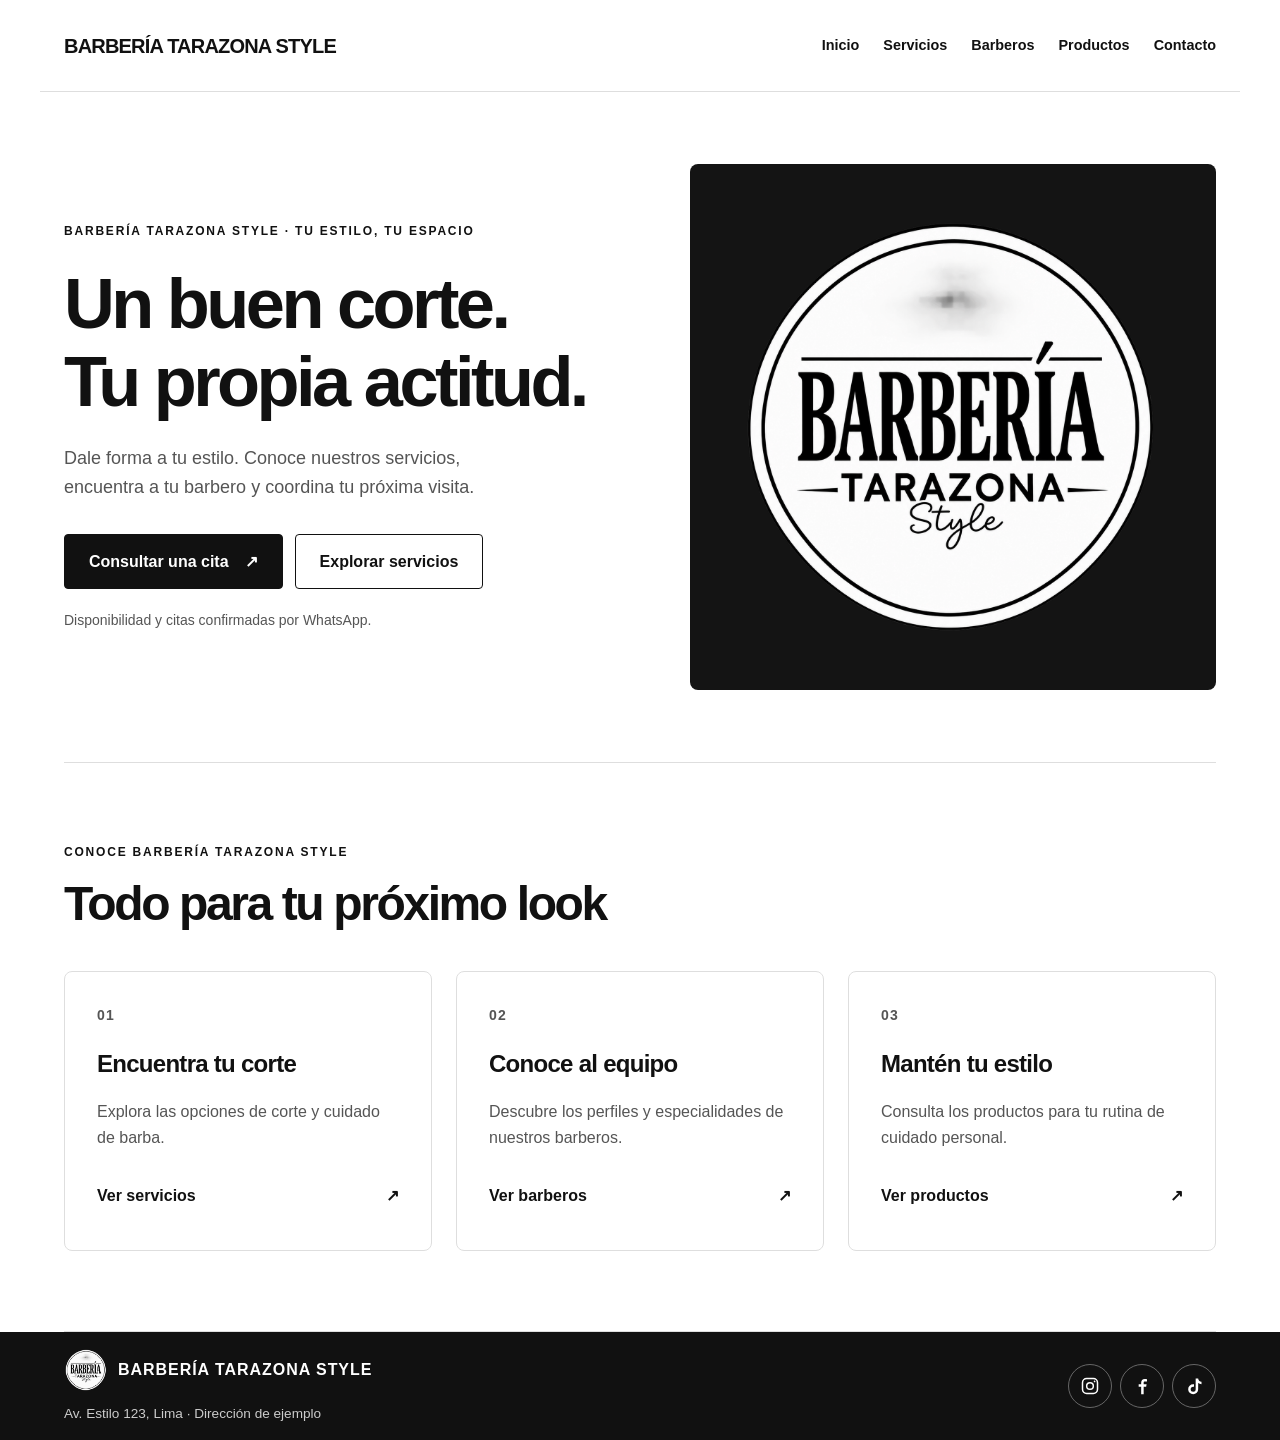
<file: index.html>
<!DOCTYPE html>
<html lang="es">

<head>
    <meta charset="UTF-8">
    <meta http-equiv="Content-Security-Policy"
        content="default-src 'none'; script-src 'self'; style-src 'self'; img-src 'self'; font-src 'self'; connect-src 'none'; object-src 'none'; base-uri 'none'; form-action 'none'; frame-src 'none'">
    <meta name="referrer" content="no-referrer">
    <meta name="viewport" content="width=device-width, initial-scale=1.0">

    <meta name="description"
        content="Conoce nuestros servicios de barbería, barberos y productos. Consulta tu próxima cita por WhatsApp.">

    <title>Barbería Tarazona Style | Inicio</title>

    <link rel="stylesheet" href="style.css">
    <script src="script.js" defer></script>
</head>

<body>
    <a class="saltar-contenido" href="#contenido">
        Saltar al contenido
    </a>
    <header>
        <a href="index.html" aria-label="Barbería Tarazona Style, ir al inicio">
            Barbería Tarazona Style
        </a>

        <nav aria-label="Navegación principal">
            <a href="index.html">Inicio</a>
            <a href="servicios.html">Servicios</a>
            <a href="barberos.html">Barberos</a>
            <a href="productos.html">Productos</a>
            <a href="contacto.html">Contacto</a>
        </nav>
    </header>

    <main id="contenido" tabindex="-1">
        <section id="inicio" class="portada" aria-labelledby="titulo-inicio">
            <div class="portada-contenido">
                <p class="etiqueta">BARBERÍA TARAZONA STYLE · TU ESTILO, TU ESPACIO</p>

                <h1 id="titulo-inicio">
                    Un buen corte.<br>
                    Tu propia actitud.
                </h1>

                <p class="portada-descripcion">
                    Dale forma a tu estilo. Conoce nuestros servicios,
                    encuentra a tu barbero y coordina tu próxima visita.
                </p>

                <div class="portada-acciones">
                    <a class="boton" href="contacto.html">
                        Consultar una cita
                        <span aria-hidden="true">↗</span>
                    </a>

                    <a class="boton boton-secundario" href="servicios.html">
                        Explorar servicios
                    </a>
                </div>

                <p class="portada-aviso">
                    Disponibilidad y citas confirmadas por WhatsApp.
                </p>
            </div>

            <figure class="portada-imagen">
                <img src="img/logo-tarazona.png" alt="Logo circular de Barbería Tarazona Style" width="1254" height="1254"
                    fetchpriority="high">
            </figure>
        </section>

        <section class="inicio-explorar" aria-labelledby="titulo-explorar">
            <p class="etiqueta">CONOCE BARBERÍA TARAZONA STYLE</p>

            <h2 id="titulo-explorar">Todo para tu próximo look</h2>

            <div class="tarjetas">
                <article class="tarjeta">
                    <span class="numero-seccion" aria-hidden="true">01</span>
                    <h3>Encuentra tu corte</h3>
                    <p>
                        Explora las opciones de corte y cuidado de barba.
                    </p>
                    <a class="enlace-servicio" href="servicios.html">
                        Ver servicios <span aria-hidden="true">↗</span>
                    </a>
                </article>

                <article class="tarjeta">
                    <span class="numero-seccion" aria-hidden="true">02</span>
                    <h3>Conoce al equipo</h3>
                    <p>
                        Descubre los perfiles y especialidades de nuestros barberos.
                    </p>
                    <a class="enlace-servicio" href="barberos.html">
                        Ver barberos <span aria-hidden="true">↗</span>
                    </a>
                </article>

                <article class="tarjeta">
                    <span class="numero-seccion" aria-hidden="true">03</span>
                    <h3>Mantén tu estilo</h3>
                    <p>
                        Consulta los productos para tu rutina de cuidado personal.
                    </p>
                    <a class="enlace-servicio" href="productos.html">
                        Ver productos <span aria-hidden="true">↗</span>
                    </a>
                </article>
            </div>
        </section>
    </main>
    <footer class="pie-compacto">
        <div class="pie-compacto-contenido">
            <div class="pie-compacto-local">
                <a class="pie-compacto-marca" href="index.html"><img src="img/logo-tarazona.png" width="44" height="44" alt="" loading="lazy"> Barbería Tarazona Style</a>
                <address>Av. Estilo 123, Lima · Dirección de ejemplo</address>
            </div>

            <div class="pie-redes">
                <a href="https://www.instagram.com/" target="_blank" rel="noopener noreferrer"
                    aria-label="Instagram (abre en otra pestaña)">
                    <svg viewBox="0 0 24 24" fill="none" stroke="currentColor" stroke-width="1.8" aria-hidden="true">
                        <rect x="3" y="3" width="18" height="18" rx="5" />
                        <circle cx="12" cy="12" r="4" />
                        <circle cx="17.5" cy="6.5" r="1" fill="currentColor" stroke="none" />
                    </svg>
                </a>

                <a href="https://www.facebook.com/" target="_blank" rel="noopener noreferrer"
                    aria-label="Facebook (abre en otra pestaña)">
                    <svg viewBox="0 0 24 24" fill="currentColor" aria-hidden="true">
                        <path
                            d="M14 22v-9h3l.5-3H14V8c0-1 .3-1.5 1.6-1.5H18V3.8c-.4-.1-1.5-.3-2.8-.3C12.6 3.5 11 5.1 11 8v2H8v3h3v9z" />
                    </svg>
                </a>

                <a href="https://www.tiktok.com/" target="_blank" rel="noopener noreferrer"
                    aria-label="TikTok (abre en otra pestaña)">
                    <svg viewBox="0 0 24 24" fill="currentColor" aria-hidden="true">
                        <path d="M14 3h3c.3 2.1 1.5 3.6 4 4v3a8 8 0 0 1-4-1.5V16a6 6 0 1 1-6-6h1v3h-1a3 3 0 1 0 3 3z" />
                    </svg>
                </a>
            </div>
        </div>
    </footer>
</body>

</html>
</file>
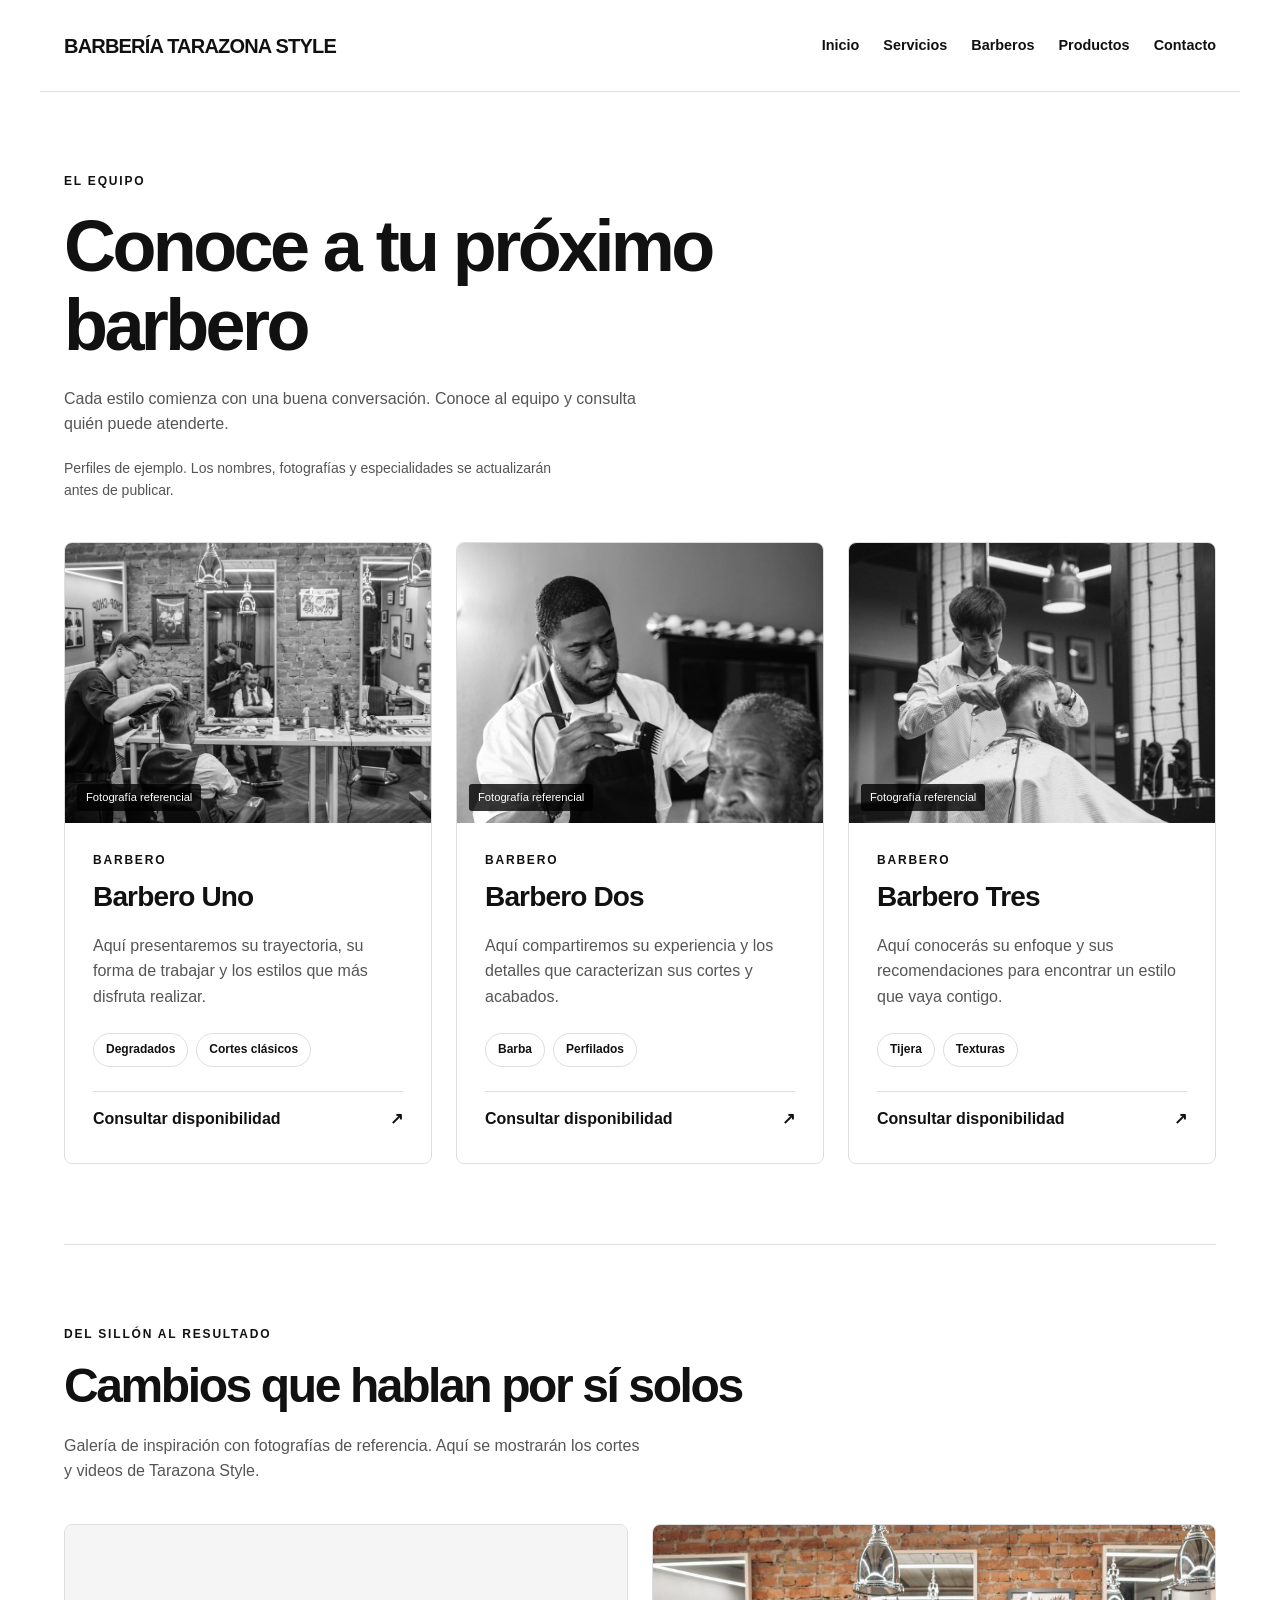
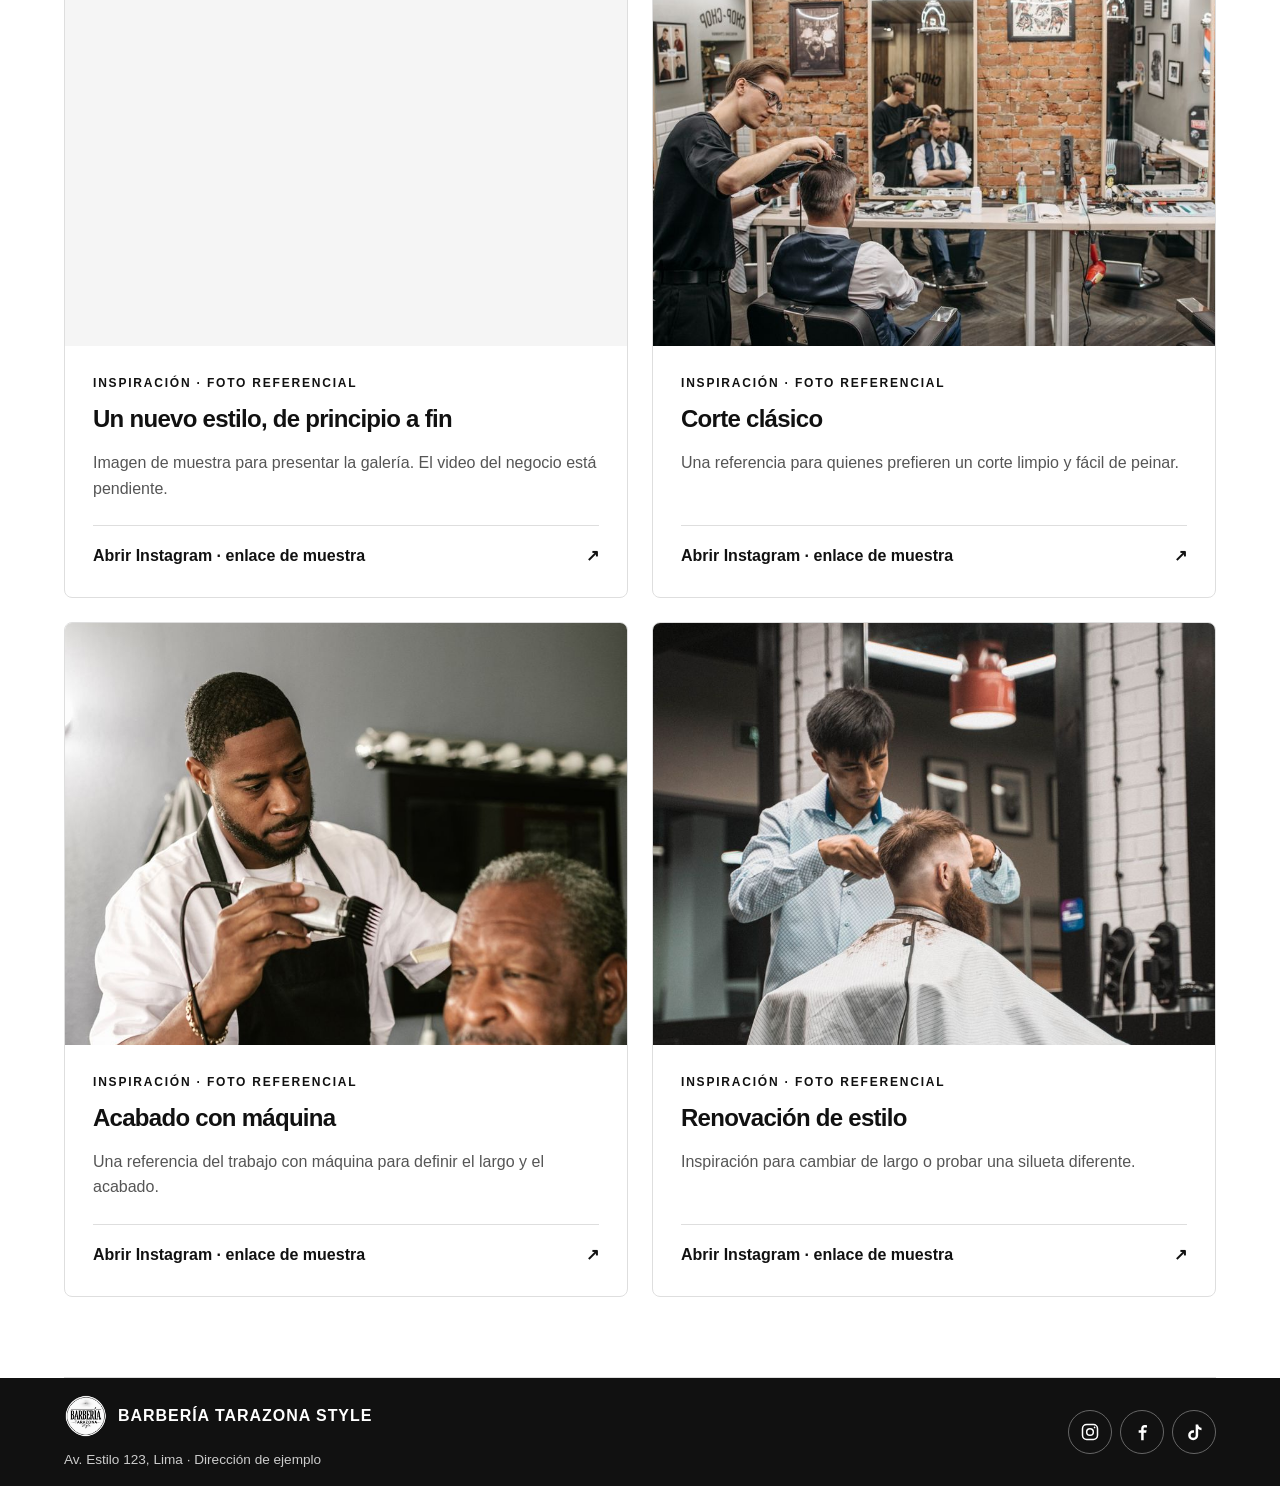
<file: barberos.html>
<!DOCTYPE html>
<html lang="es">

<head>
    <meta charset="UTF-8">
    <meta http-equiv="Content-Security-Policy"
        content="default-src 'none'; script-src 'self'; style-src 'self'; img-src 'self'; font-src 'self'; connect-src 'none'; object-src 'none'; base-uri 'none'; form-action 'none'; frame-src 'none'">
    <meta name="referrer" content="no-referrer">
    <meta name="viewport" content="width=device-width, initial-scale=1.0">

    <meta name="description"
        content="Conoce nuestros servicios de barbería, barberos y productos. Consulta tu próxima cita por WhatsApp.">

    <title>Barberos | Barbería Tarazona Style</title>

    <link rel="stylesheet" href="style.css">
    <script src="script.js" defer></script>
</head>

<body>
    <a class="saltar-contenido" href="#contenido">
        Saltar al contenido
    </a>
    <header>
        <a href="index.html" aria-label="Barbería Tarazona Style, ir al inicio">
            Barbería Tarazona Style
        </a>

        <nav aria-label="Navegación principal">
            <a href="index.html">Inicio</a>
            <a href="servicios.html">Servicios</a>
            <a href="barberos.html">Barberos</a>
            <a href="productos.html">Productos</a>
            <a href="contacto.html">Contacto</a>
        </nav>
    </header>

    <main id="contenido" tabindex="-1">
        <section class="pagina" aria-labelledby="titulo-barberos">
            <p class="etiqueta">EL EQUIPO</p>

            <h1 id="titulo-barberos">Conoce a tu próximo barbero</h1>

            <p>
                Cada estilo comienza con una buena conversación.
                Conoce al equipo y consulta quién puede atenderte.
            </p>

            <p class="aviso">
                Perfiles de ejemplo. Los nombres, fotografías y especialidades
                se actualizarán antes de publicar.
            </p>

            <div class="tarjetas">
                <article class="tarjeta tarjeta-barbero">
                    <div class="avatar-barbero foto-equipo"><img src="img/barbero-01.jpg"
                            alt="Escena de barbería de referencia para el perfil de ejemplo 1" loading="lazy"
                            decoding="async"><span>Fotografía referencial</span></div>

                    <div class="perfil-barbero">
                        <p class="etiqueta">BARBERO</p>
                        <h2>Barbero Uno</h2>

                        <p>
                            Aquí presentaremos su trayectoria, su forma de trabajar
                            y los estilos que más disfruta realizar.
                        </p>

                        <ul class="especialidades" aria-label="Especialidades de ejemplo">
                            <li>Degradados</li>
                            <li>Cortes clásicos</li>
                        </ul>

                        <a class="enlace-servicio" href="contacto.html?barbero=uno">
                            Consultar disponibilidad <span aria-hidden="true">↗</span>
                        </a>
                    </div>
                </article>

                <article class="tarjeta tarjeta-barbero">
                    <div class="avatar-barbero foto-equipo"><img src="img/barbero-02.jpg"
                            alt="Escena de barbería de referencia para el perfil de ejemplo 2" loading="lazy"
                            decoding="async"><span>Fotografía referencial</span></div>

                    <div class="perfil-barbero">
                        <p class="etiqueta">BARBERO</p>
                        <h2>Barbero Dos</h2>

                        <p>
                            Aquí compartiremos su experiencia y los detalles
                            que caracterizan sus cortes y acabados.
                        </p>

                        <ul class="especialidades" aria-label="Especialidades de ejemplo">
                            <li>Barba</li>
                            <li>Perfilados</li>
                        </ul>

                        <a class="enlace-servicio" href="contacto.html?barbero=dos">
                            Consultar disponibilidad <span aria-hidden="true">↗</span>
                        </a>
                    </div>
                </article>

                <article class="tarjeta tarjeta-barbero">
                    <div class="avatar-barbero foto-equipo"><img src="img/barbero-03.jpg"
                            alt="Escena de barbería de referencia para el perfil de ejemplo 3" loading="lazy"
                            decoding="async"><span>Fotografía referencial</span></div>

                    <div class="perfil-barbero">
                        <p class="etiqueta">BARBERO</p>
                        <h2>Barbero Tres</h2>

                        <p>
                            Aquí conocerás su enfoque y sus recomendaciones
                            para encontrar un estilo que vaya contigo.
                        </p>

                        <ul class="especialidades" aria-label="Especialidades de ejemplo">
                            <li>Tijera</li>
                            <li>Texturas</li>
                        </ul>

                        <a class="enlace-servicio" href="contacto.html?barbero=tres">
                            Consultar disponibilidad <span aria-hidden="true">↗</span>
                        </a>
                    </div>
                </article>
            </div>
        </section>

        <section class="galeria-trabajos" aria-labelledby="titulo-trabajos">
            <p class="etiqueta">DEL SILLÓN AL RESULTADO</p>

            <h2 id="titulo-trabajos">Cambios que hablan por sí solos</h2>

            <p>
                Galería de inspiración con fotografías de referencia. Aquí se mostrarán los cortes y videos de Tarazona Style.
            </p>

            <div class="trabajos-grid">
                <article class="trabajo">
                    <div class="trabajo-imagen">
                        <img src="img/cambio-01.jpg"
                            alt="Escena de corte de cabello de referencia, no realizada por este negocio" loading="lazy"
                            decoding="async">
                    </div>

                    <div class="trabajo-contenido">
                        <p class="etiqueta">INSPIRACIÓN · FOTO REFERENCIAL</p>

                        <h3>Un nuevo estilo, de principio a fin</h3>

                        <p>
                            Imagen de muestra para presentar la galería. El video del negocio está pendiente.
                        </p>

                        <!-- Reemplazar el enlace por la URL del reel correspondiente. -->
                        <a class="enlace-servicio" href="https://www.instagram.com/" target="_blank"
                            rel="noopener noreferrer">
                            Abrir Instagram · enlace de muestra
                            <span aria-hidden="true">↗</span>
                            <span class="solo-lectores"> (abre en otra pestaña)</span>
                        </a>
                    </div>
                </article>

                <article class="trabajo">
                    <div class="trabajo-imagen">
                        <img src="img/barbero-01.jpg" alt="Barbero atendiendo a un cliente en el sillón" loading="lazy" decoding="async">
                    </div>

                    <div class="trabajo-contenido">
                        <p class="etiqueta">INSPIRACIÓN · FOTO REFERENCIAL</p>
                        <h3>Corte clásico</h3>
                        <p>Una referencia para quienes prefieren un corte limpio y fácil de peinar.</p>

                        <!-- Sustituir por el reel del trabajo real. -->
                        <a class="enlace-servicio" href="https://www.instagram.com/" target="_blank"
                            rel="noopener noreferrer">
                            Abrir Instagram · enlace de muestra
                            <span aria-hidden="true">↗</span>
                            <span class="solo-lectores"> (abre en otra pestaña)</span>
                        </a>
                    </div>
                </article>

                <article class="trabajo">
                    <div class="trabajo-imagen">
                        <img src="img/barbero-02.jpg" alt="Barbero usando una máquina de corte" loading="lazy" decoding="async">
                    </div>

                    <div class="trabajo-contenido">
                        <p class="etiqueta">INSPIRACIÓN · FOTO REFERENCIAL</p>
                        <h3>Acabado con máquina</h3>
                        <p>Una referencia del trabajo con máquina para definir el largo y el acabado.</p>

                        <!-- Sustituir por el reel del trabajo real. -->
                        <a class="enlace-servicio" href="https://www.instagram.com/" target="_blank"
                            rel="noopener noreferrer">
                            Abrir Instagram · enlace de muestra
                            <span aria-hidden="true">↗</span>
                            <span class="solo-lectores"> (abre en otra pestaña)</span>
                        </a>
                    </div>
                </article>

                <article class="trabajo">
                    <div class="trabajo-imagen">
                        <img src="img/barbero-03.jpg" alt="Barbero trabajando en el corte de un cliente" loading="lazy" decoding="async">
                    </div>

                    <div class="trabajo-contenido">
                        <p class="etiqueta">INSPIRACIÓN · FOTO REFERENCIAL</p>
                        <h3>Renovación de estilo</h3>
                        <p>Inspiración para cambiar de largo o probar una silueta diferente.</p>

                        <!-- Sustituir por el reel del trabajo real. -->
                        <a class="enlace-servicio" href="https://www.instagram.com/" target="_blank"
                            rel="noopener noreferrer">
                            Abrir Instagram · enlace de muestra
                            <span aria-hidden="true">↗</span>
                            <span class="solo-lectores"> (abre en otra pestaña)</span>
                        </a>
                    </div>
                </article>
            </div>
        </section>

    </main>
    <footer class="pie-compacto">
        <div class="pie-compacto-contenido">
            <div class="pie-compacto-local">
                <a class="pie-compacto-marca" href="index.html"><img src="img/logo-tarazona.png" width="44" height="44" alt="" loading="lazy"> Barbería Tarazona Style</a>
                <address>Av. Estilo 123, Lima · Dirección de ejemplo</address>
            </div>

            <div class="pie-redes">
                <a href="https://www.instagram.com/" target="_blank" rel="noopener noreferrer"
                    aria-label="Instagram (abre en otra pestaña)">
                    <svg viewBox="0 0 24 24" fill="none" stroke="currentColor" stroke-width="1.8" aria-hidden="true">
                        <rect x="3" y="3" width="18" height="18" rx="5" />
                        <circle cx="12" cy="12" r="4" />
                        <circle cx="17.5" cy="6.5" r="1" fill="currentColor" stroke="none" />
                    </svg>
                </a>

                <a href="https://www.facebook.com/" target="_blank" rel="noopener noreferrer"
                    aria-label="Facebook (abre en otra pestaña)">
                    <svg viewBox="0 0 24 24" fill="currentColor" aria-hidden="true">
                        <path
                            d="M14 22v-9h3l.5-3H14V8c0-1 .3-1.5 1.6-1.5H18V3.8c-.4-.1-1.5-.3-2.8-.3C12.6 3.5 11 5.1 11 8v2H8v3h3v9z" />
                    </svg>
                </a>

                <a href="https://www.tiktok.com/" target="_blank" rel="noopener noreferrer"
                    aria-label="TikTok (abre en otra pestaña)">
                    <svg viewBox="0 0 24 24" fill="currentColor" aria-hidden="true">
                        <path d="M14 3h3c.3 2.1 1.5 3.6 4 4v3a8 8 0 0 1-4-1.5V16a6 6 0 1 1-6-6h1v3h-1a3 3 0 1 0 3 3z" />
                    </svg>
                </a>
            </div>
        </div>
    </footer>
</body>

</html>
</file>
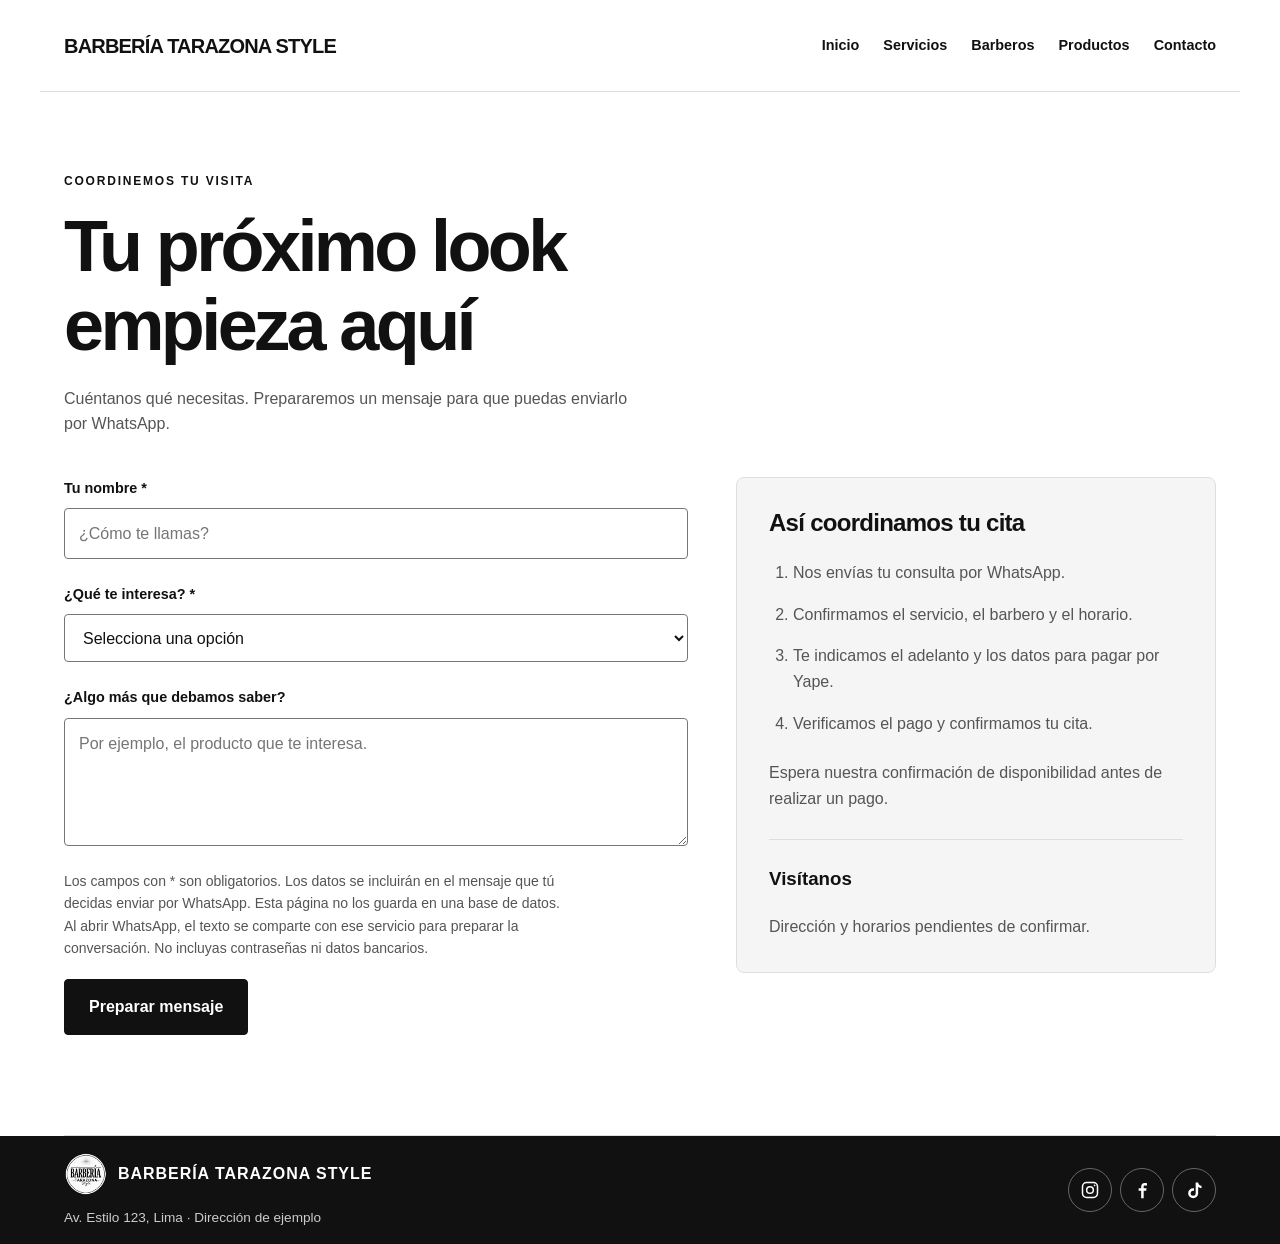
<file: contacto.html>
<!DOCTYPE html>
<html lang="es">

<head>
    <meta charset="UTF-8">
    <meta http-equiv="Content-Security-Policy"
        content="default-src 'none'; script-src 'self'; style-src 'self'; img-src 'self'; font-src 'self'; connect-src 'none'; object-src 'none'; base-uri 'none'; form-action 'none'; frame-src 'none'">
    <meta name="referrer" content="no-referrer">
    <meta name="viewport" content="width=device-width, initial-scale=1.0">

    <meta name="description"
        content="Conoce nuestros servicios de barbería, barberos y productos. Consulta tu próxima cita por WhatsApp.">

    <title>Contacto | Barbería Tarazona Style</title>

    <link rel="stylesheet" href="style.css">
    <script src="script.js" defer></script>
</head>

<body>
    <a class="saltar-contenido" href="#contenido">
        Saltar al contenido
    </a>
    <header>
        <a href="index.html" aria-label="Barbería Tarazona Style, ir al inicio">
            Barbería Tarazona Style
        </a>

        <nav aria-label="Navegación principal">
            <a href="index.html">Inicio</a>
            <a href="servicios.html">Servicios</a>
            <a href="barberos.html">Barberos</a>
            <a href="productos.html">Productos</a>
            <a href="contacto.html">Contacto</a>
        </nav>
    </header>

    <main id="contenido" tabindex="-1">
        <section class="pagina" aria-labelledby="titulo-contacto">
            <p class="etiqueta">COORDINEMOS TU VISITA</p>

            <h1 id="titulo-contacto">Tu próximo look empieza aquí</h1>

            <p>
                Cuéntanos qué necesitas. Prepararemos un mensaje
                para que puedas enviarlo por WhatsApp.
            </p>

            <div class="contacto-layout">
                <form id="form-contacto" class="form-contacto">
                    <div class="campo">
                        <label for="nombre">Tu nombre *</label>
                        <input id="nombre" name="nombre" type="text" autocomplete="given-name" maxlength="60"
                            placeholder="¿Cómo te llamas?" required>
                    </div>

                    <div class="campo">
                        <label for="consulta">¿Qué te interesa? *</label>
                        <select id="consulta" name="consulta" required>
                            <option value="">Selecciona una opción</option>
                            <optgroup label="Servicios de ejemplo">
                                <option value="Corte de cabello">Corte de cabello</option>
                                <option value="Perfilado de barba">Perfilado de barba</option>
                                <option value="Corte y barba">Corte y barba</option>
                                <option value="Semiondulación">Semiondulación</option>
                                <option value="Coloración de cabello">Coloración de cabello</option>
                                <option value="Mechas y reflejos">Mechas y reflejos</option>
                            </optgroup>
                            <optgroup label="Otras consultas">
                                <option value="Productos">Consultar productos</option>
                                <option value="Otra consulta">Otra consulta</option>
                            </optgroup>
                        </select>
                    </div>

                    <fieldset id="datos-cita" hidden disabled>
                        <legend>Preferencias para tu cita</legend>

                        <div class="campo">
                            <label for="barbero">Barbero</label>
                            <select id="barbero" name="barbero">
                                <option value="Cualquiera disponible">
                                    Cualquiera disponible
                                </option>
                                <option value="Barbero Uno">Barbero Uno — ejemplo</option>
                                <option value="Barbero Dos">Barbero Dos — ejemplo</option>
                                <option value="Barbero Tres">Barbero Tres — ejemplo</option>
                            </select>
                        </div>

                        <div class="campos-fecha">
                            <div class="campo">
                                <label for="fecha">Fecha preferida</label>
                                <input id="fecha" name="fecha" type="date">
                            </div>

                            <div class="campo">
                                <label for="hora">Hora preferida</label>
                                <input id="hora" name="hora" type="time" aria-describedby="aviso-horario">
                            </div>
                        </div>

                        <p id="aviso-horario" class="ayuda">
                            Fecha y hora opcionales, sujetas a confirmación.
                            Este formulario no muestra la agenda disponible.
                        </p>
                    </fieldset>

                    <div class="campo">
                        <label for="comentario">¿Algo más que debamos saber?</label>
                        <textarea id="comentario" name="comentario" rows="4" maxlength="500"
                            placeholder="Por ejemplo, el producto que te interesa."></textarea>
                    </div>

                    <p class="ayuda">
                        Los campos con * son obligatorios. Los datos se incluirán
                        en el mensaje que tú decidas enviar por WhatsApp.
                        Esta página no los guarda en una base de datos. Al abrir WhatsApp,
                        el texto se comparte con ese servicio para preparar la conversación.
                        No incluyas contraseñas ni datos bancarios.
                    </p>

                    <button id="preparar-mensaje" class="boton" type="submit" disabled>
                        Preparar mensaje
                    </button>

                    <p id="estado-contacto" class="ayuda" role="status"></p>

                    <div id="resultado-contacto" class="resultado-contacto" hidden>
                        <h2>Revisa tu mensaje</h2>

                        <pre id="vista-mensaje"></pre>

                        <a id="enlace-whatsapp" class="boton" target="_blank" rel="noopener noreferrer" hidden>
                            Abrir WhatsApp
                        </a>

                        <p class="ayuda">
                            Se abrirá WhatsApp en otra pestaña o en la aplicación.
                            Debes pulsar Enviar allí para completar la consulta.
                        </p>
                    </div>

                    <noscript>
                        <p>
                            Activa JavaScript para preparar el mensaje de consulta.
                        </p>
                    </noscript>
                </form>

                <aside class="contacto-info" aria-labelledby="titulo-proceso">
                    <h2 id="titulo-proceso">Así coordinamos tu cita</h2>

                    <ol>
                        <li>Nos envías tu consulta por WhatsApp.</li>
                        <li>Confirmamos el servicio, el barbero y el horario.</li>
                        <li>Te indicamos el adelanto y los datos para pagar por Yape.</li>
                        <li>Verificamos el pago y confirmamos tu cita.</li>
                    </ol>

                    <p>
                        Espera nuestra confirmación de disponibilidad
                        antes de realizar un pago.
                    </p>

                    <div class="datos-local">
                        <h3>Visítanos</h3>
                        <p>Dirección y horarios pendientes de confirmar.</p>
                    </div>
                </aside>
            </div>
        </section>
    </main>
    <footer class="pie-compacto">
        <div class="pie-compacto-contenido">
            <div class="pie-compacto-local">
                <a class="pie-compacto-marca" href="index.html"><img src="img/logo-tarazona.png" width="44" height="44" alt="" loading="lazy"> Barbería Tarazona Style</a>
                <address>Av. Estilo 123, Lima · Dirección de ejemplo</address>
            </div>

            <div class="pie-redes">
                <a href="https://www.instagram.com/" target="_blank" rel="noopener noreferrer"
                    aria-label="Instagram (abre en otra pestaña)">
                    <svg viewBox="0 0 24 24" fill="none" stroke="currentColor" stroke-width="1.8" aria-hidden="true">
                        <rect x="3" y="3" width="18" height="18" rx="5" />
                        <circle cx="12" cy="12" r="4" />
                        <circle cx="17.5" cy="6.5" r="1" fill="currentColor" stroke="none" />
                    </svg>
                </a>

                <a href="https://www.facebook.com/" target="_blank" rel="noopener noreferrer"
                    aria-label="Facebook (abre en otra pestaña)">
                    <svg viewBox="0 0 24 24" fill="currentColor" aria-hidden="true">
                        <path
                            d="M14 22v-9h3l.5-3H14V8c0-1 .3-1.5 1.6-1.5H18V3.8c-.4-.1-1.5-.3-2.8-.3C12.6 3.5 11 5.1 11 8v2H8v3h3v9z" />
                    </svg>
                </a>

                <a href="https://www.tiktok.com/" target="_blank" rel="noopener noreferrer"
                    aria-label="TikTok (abre en otra pestaña)">
                    <svg viewBox="0 0 24 24" fill="currentColor" aria-hidden="true">
                        <path d="M14 3h3c.3 2.1 1.5 3.6 4 4v3a8 8 0 0 1-4-1.5V16a6 6 0 1 1-6-6h1v3h-1a3 3 0 1 0 3 3z" />
                    </svg>
                </a>
            </div>
        </div>
    </footer>
</body>

</html>
</file>
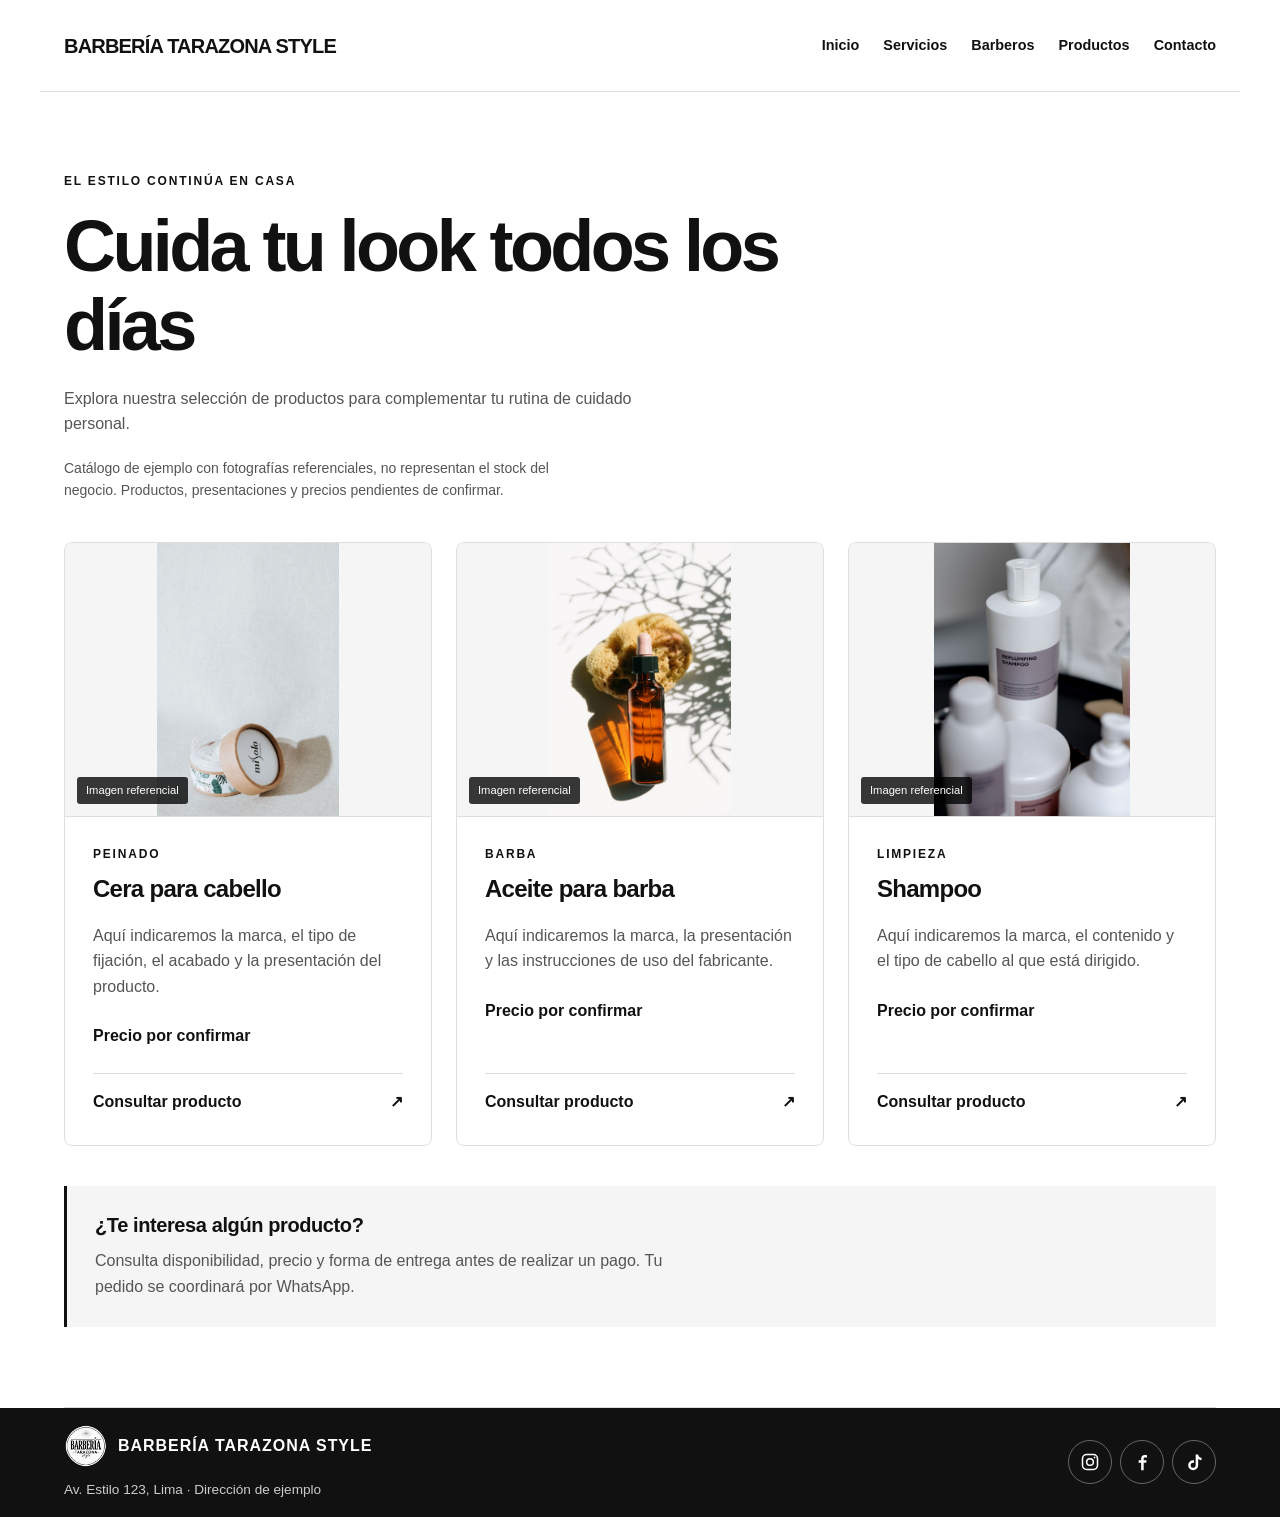
<file: productos.html>
<!DOCTYPE html>
<html lang="es">

<head>
    <meta charset="UTF-8">
    <meta http-equiv="Content-Security-Policy"
        content="default-src 'none'; script-src 'self'; style-src 'self'; img-src 'self'; font-src 'self'; connect-src 'none'; object-src 'none'; base-uri 'none'; form-action 'none'; frame-src 'none'">
    <meta name="referrer" content="no-referrer">
    <meta name="viewport" content="width=device-width, initial-scale=1.0">

    <meta name="description"
        content="Conoce nuestros servicios de barbería, barberos y productos. Consulta tu próxima cita por WhatsApp.">

    <title>Productos | Barbería Tarazona Style</title>

    <link rel="stylesheet" href="style.css">
    <script src="script.js" defer></script>
</head>

<body>
    <a class="saltar-contenido" href="#contenido">
        Saltar al contenido
    </a>
    <header>
        <a href="index.html" aria-label="Barbería Tarazona Style, ir al inicio">
            Barbería Tarazona Style
        </a>

        <nav aria-label="Navegación principal">
            <a href="index.html">Inicio</a>
            <a href="servicios.html">Servicios</a>
            <a href="barberos.html">Barberos</a>
            <a href="productos.html">Productos</a>
            <a href="contacto.html">Contacto</a>
        </nav>
    </header>

    <main id="contenido" tabindex="-1">
        <section class="pagina" aria-labelledby="titulo-productos">
            <p class="etiqueta">EL ESTILO CONTINÚA EN CASA</p>

            <h1 id="titulo-productos">Cuida tu look todos los días</h1>

            <p>
                Explora nuestra selección de productos para complementar
                tu rutina de cuidado personal.
            </p>

            <p class="aviso">
                Catálogo de ejemplo con fotografías referenciales, no representan el stock del negocio. Productos,
                presentaciones y precios
                pendientes de confirmar.
            </p>

            <div class="tarjetas">
                <article class="tarjeta tarjeta-producto">
                    <div class="foto-producto foto-catalogo"><img src="img/producto-cera.jpg"
                            alt="Envase cosmético de muestra, no representa la cera a la venta" loading="lazy"
                            decoding="async"><span>Imagen referencial</span></div>

                    <div class="info-producto">
                        <p class="etiqueta">PEINADO</p>
                        <h2>Cera para cabello</h2>

                        <p>
                            Aquí indicaremos la marca, el tipo de fijación,
                            el acabado y la presentación del producto.
                        </p>

                        <p class="precio-producto">Precio por confirmar</p>

                        <a class="enlace-servicio" href="contacto.html?producto=cera">
                            Consultar producto <span aria-hidden="true">↗</span>
                        </a>
                    </div>
                </article>

                <article class="tarjeta tarjeta-producto">
                    <div class="foto-producto foto-catalogo"><img src="img/producto-aceite.jpg"
                            alt="Frasco con gotero de referencia para el catálogo" loading="lazy"
                            decoding="async"><span>Imagen referencial</span></div>

                    <div class="info-producto">
                        <p class="etiqueta">BARBA</p>
                        <h2>Aceite para barba</h2>

                        <p>
                            Aquí indicaremos la marca, la presentación
                            y las instrucciones de uso del fabricante.
                        </p>

                        <p class="precio-producto">Precio por confirmar</p>

                        <a class="enlace-servicio" href="contacto.html?producto=aceite">
                            Consultar producto <span aria-hidden="true">↗</span>
                        </a>
                    </div>
                </article>

                <article class="tarjeta tarjeta-producto">
                    <div class="foto-producto foto-catalogo"><img src="img/producto-shampoo.jpg"
                            alt="Fotografía de shampoo de referencia para el catálogo" loading="lazy"
                            decoding="async"><span>Imagen referencial</span></div>

                    <div class="info-producto">
                        <p class="etiqueta">LIMPIEZA</p>
                        <h2>Shampoo</h2>

                        <p>
                            Aquí indicaremos la marca, el contenido
                            y el tipo de cabello al que está dirigido.
                        </p>

                        <p class="precio-producto">Precio por confirmar</p>

                        <a class="enlace-servicio" href="contacto.html?producto=shampoo">
                            Consultar producto <span aria-hidden="true">↗</span>
                        </a>
                    </div>
                </article>
            </div>

            <aside class="nota-catalogo" aria-labelledby="titulo-compras">
                <h2 id="titulo-compras">¿Te interesa algún producto?</h2>
                <p>
                    Consulta disponibilidad, precio y forma de entrega
                    antes de realizar un pago. Tu pedido se coordinará
                    por WhatsApp.
                </p>
            </aside>
        </section>
    </main>
    <footer class="pie-compacto">
        <div class="pie-compacto-contenido">
            <div class="pie-compacto-local">
                <a class="pie-compacto-marca" href="index.html"><img src="img/logo-tarazona.png" width="44" height="44" alt="" loading="lazy"> Barbería Tarazona Style</a>
                <address>Av. Estilo 123, Lima · Dirección de ejemplo</address>
            </div>

            <div class="pie-redes">
                <a href="https://www.instagram.com/" target="_blank" rel="noopener noreferrer"
                    aria-label="Instagram (abre en otra pestaña)">
                    <svg viewBox="0 0 24 24" fill="none" stroke="currentColor" stroke-width="1.8" aria-hidden="true">
                        <rect x="3" y="3" width="18" height="18" rx="5" />
                        <circle cx="12" cy="12" r="4" />
                        <circle cx="17.5" cy="6.5" r="1" fill="currentColor" stroke="none" />
                    </svg>
                </a>

                <a href="https://www.facebook.com/" target="_blank" rel="noopener noreferrer"
                    aria-label="Facebook (abre en otra pestaña)">
                    <svg viewBox="0 0 24 24" fill="currentColor" aria-hidden="true">
                        <path
                            d="M14 22v-9h3l.5-3H14V8c0-1 .3-1.5 1.6-1.5H18V3.8c-.4-.1-1.5-.3-2.8-.3C12.6 3.5 11 5.1 11 8v2H8v3h3v9z" />
                    </svg>
                </a>

                <a href="https://www.tiktok.com/" target="_blank" rel="noopener noreferrer"
                    aria-label="TikTok (abre en otra pestaña)">
                    <svg viewBox="0 0 24 24" fill="currentColor" aria-hidden="true">
                        <path d="M14 3h3c.3 2.1 1.5 3.6 4 4v3a8 8 0 0 1-4-1.5V16a6 6 0 1 1-6-6h1v3h-1a3 3 0 1 0 3 3z" />
                    </svg>
                </a>
            </div>
        </div>
    </footer>
</body>

</html>
</file>
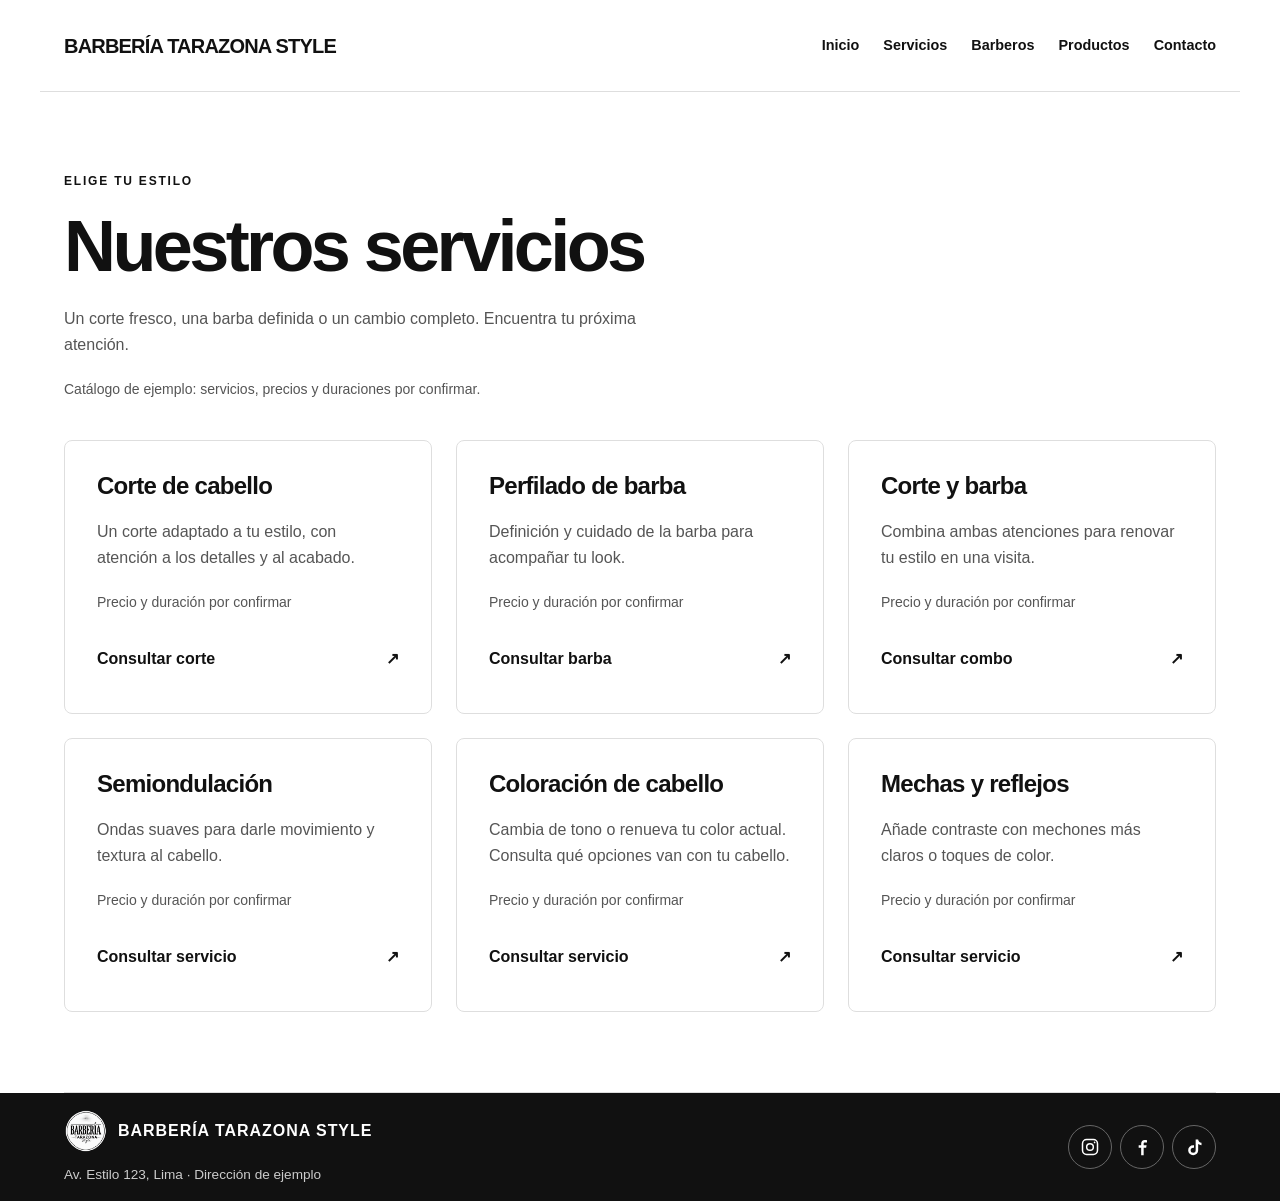
<file: servicios.html>
<!DOCTYPE html>
<html lang="es">

<head>
    <meta charset="UTF-8">
    <meta http-equiv="Content-Security-Policy"
        content="default-src 'none'; script-src 'self'; style-src 'self'; img-src 'self'; font-src 'self'; connect-src 'none'; object-src 'none'; base-uri 'none'; form-action 'none'; frame-src 'none'">
    <meta name="referrer" content="no-referrer">
    <meta name="viewport" content="width=device-width, initial-scale=1.0">

    <meta name="description"
        content="Conoce nuestros servicios de barbería, barberos y productos. Consulta tu próxima cita por WhatsApp.">

    <title>Servicios | Barbería Tarazona Style</title>

    <link rel="stylesheet" href="style.css">
    <script src="script.js" defer></script>
</head>

<body>
    <a class="saltar-contenido" href="#contenido">
        Saltar al contenido
    </a>
    <header>
        <a href="index.html" aria-label="Barbería Tarazona Style, ir al inicio">
            Barbería Tarazona Style
        </a>

        <nav aria-label="Navegación principal">
            <a href="index.html">Inicio</a>
            <a href="servicios.html">Servicios</a>
            <a href="barberos.html">Barberos</a>
            <a href="productos.html">Productos</a>
            <a href="contacto.html">Contacto</a>
        </nav>
    </header>

    <main id="contenido" tabindex="-1">
        <section class="pagina" aria-labelledby="titulo-servicios">
            <p class="etiqueta">ELIGE TU ESTILO</p>

            <h1 id="titulo-servicios">Nuestros servicios</h1>

            <p>
                Un corte fresco, una barba definida o un cambio completo.
                Encuentra tu próxima atención.
            </p>

            <p class="aviso">
                Catálogo de ejemplo: servicios, precios y duraciones por confirmar.
            </p>

            <div class="tarjetas">
                <article class="tarjeta">
                    <h2>Corte de cabello</h2>
                    <p>
                        Un corte adaptado a tu estilo, con atención a los detalles
                        y al acabado.
                    </p>
                    <p class="detalle">Precio y duración por confirmar</p>
                    <a class="enlace-servicio" href="contacto.html?servicio=corte">
                        Consultar corte <span aria-hidden="true">↗</span>
                    </a>
                </article>

                <article class="tarjeta">
                    <h2>Perfilado de barba</h2>
                    <p>
                        Definición y cuidado de la barba para acompañar tu look.
                    </p>
                    <p class="detalle">Precio y duración por confirmar</p>
                    <a class="enlace-servicio" href="contacto.html?servicio=barba">
                        Consultar barba <span aria-hidden="true">↗</span>
                    </a>
                </article>

                <article class="tarjeta">
                    <h2>Corte y barba</h2>
                    <p>
                        Combina ambas atenciones para renovar tu estilo en una visita.
                    </p>
                    <p class="detalle">Precio y duración por confirmar</p>
                    <a class="enlace-servicio" href="contacto.html?servicio=combo">
                        Consultar combo <span aria-hidden="true">↗</span>
                    </a>
                </article>

                <article class="tarjeta">
                    <h2>Semiondulación</h2>
                    <p>Ondas suaves para darle movimiento y textura al cabello.</p>
                    <p class="detalle">Precio y duración por confirmar</p>
                    <a class="enlace-servicio" href="contacto.html?servicio=semiondulacion">
                        Consultar servicio <span aria-hidden="true">↗</span>
                    </a>
                </article>

                <article class="tarjeta">
                    <h2>Coloración de cabello</h2>
                    <p>Cambia de tono o renueva tu color actual. Consulta qué opciones van con tu cabello.</p>
                    <p class="detalle">Precio y duración por confirmar</p>
                    <a class="enlace-servicio" href="contacto.html?servicio=coloracion">
                        Consultar servicio <span aria-hidden="true">↗</span>
                    </a>
                </article>

                <article class="tarjeta">
                    <h2>Mechas y reflejos</h2>
                    <p>Añade contraste con mechones más claros o toques de color.</p>
                    <p class="detalle">Precio y duración por confirmar</p>
                    <a class="enlace-servicio" href="contacto.html?servicio=mechas">
                        Consultar servicio <span aria-hidden="true">↗</span>
                    </a>
                </article>
            </div>
        </section>
    </main>
    <footer class="pie-compacto">
        <div class="pie-compacto-contenido">
            <div class="pie-compacto-local">
                <a class="pie-compacto-marca" href="index.html"><img src="img/logo-tarazona.png" width="44" height="44" alt="" loading="lazy"> Barbería Tarazona Style</a>
                <address>Av. Estilo 123, Lima · Dirección de ejemplo</address>
            </div>

            <div class="pie-redes">
                <a href="https://www.instagram.com/" target="_blank" rel="noopener noreferrer"
                    aria-label="Instagram (abre en otra pestaña)">
                    <svg viewBox="0 0 24 24" fill="none" stroke="currentColor" stroke-width="1.8" aria-hidden="true">
                        <rect x="3" y="3" width="18" height="18" rx="5" />
                        <circle cx="12" cy="12" r="4" />
                        <circle cx="17.5" cy="6.5" r="1" fill="currentColor" stroke="none" />
                    </svg>
                </a>

                <a href="https://www.facebook.com/" target="_blank" rel="noopener noreferrer"
                    aria-label="Facebook (abre en otra pestaña)">
                    <svg viewBox="0 0 24 24" fill="currentColor" aria-hidden="true">
                        <path
                            d="M14 22v-9h3l.5-3H14V8c0-1 .3-1.5 1.6-1.5H18V3.8c-.4-.1-1.5-.3-2.8-.3C12.6 3.5 11 5.1 11 8v2H8v3h3v9z" />
                    </svg>
                </a>

                <a href="https://www.tiktok.com/" target="_blank" rel="noopener noreferrer"
                    aria-label="TikTok (abre en otra pestaña)">
                    <svg viewBox="0 0 24 24" fill="currentColor" aria-hidden="true">
                        <path d="M14 3h3c.3 2.1 1.5 3.6 4 4v3a8 8 0 0 1-4-1.5V16a6 6 0 1 1-6-6h1v3h-1a3 3 0 1 0 3 3z" />
                    </svg>
                </a>
            </div>
        </div>
    </footer>
</body>

</html>
</file>
<file: style.css>
/* 1. Colores y configuración general */
:root {
    color-scheme: light;
    --fondo: #ffffff;
    --texto: #111111;
    --secundario: #555555;
    --borde: #dedede;
    --superficie: #f5f5f5;
}

* {
    box-sizing: border-box;
}

html {
    scroll-behavior: smooth;
    scroll-padding-top: 24px;
}

body {
    margin: 0;
    background: var(--fondo);
    color: var(--texto);
    font-family: Arial, Helvetica, sans-serif;
    line-height: 1.6;
}

a {
    color: inherit;
}

a:focus-visible {
    outline: 3px solid var(--texto);
    outline-offset: 6px;
}

img {
    display: block;
    max-width: 100%;
    height: auto;
}

/* 2. Cabecera y navegación */
header {
    max-width: 1200px;
    margin: 0 auto;
    padding: 24px;
    display: flex;
    justify-content: space-between;
    align-items: center;
    gap: 24px;
    border-bottom: 1px solid var(--borde);
}

header>a {
    font-size: 1.25rem;
    font-weight: 800;
    letter-spacing: -0.04em;
    text-decoration: none;
    text-transform: uppercase;
}

nav {
    display: flex;
    flex-wrap: wrap;
    gap: 12px 24px;
}

nav a {
    padding: 10px 0;
    font-size: 0.9rem;
    font-weight: 600;
    text-decoration: none;
}

nav a:hover {
    text-decoration: underline;
    text-underline-offset: 6px;
}

/* 3. Secciones y títulos */
main {
    max-width: 1200px;
    margin: 0 auto;
    padding: 0 24px;
}

section {
    padding: 80px 0;
    border-bottom: 1px solid var(--borde);
}

h1,
h2 {
    margin: 0;
    line-height: 1.1;
    letter-spacing: -0.05em;
}

h2 {
    font-size: clamp(2rem, 5vw, 3rem);
}

p {
    max-width: 65ch;
    margin: 20px 0 0;
    color: var(--secundario);
}

/* 4. Portada principal */
#inicio {
    padding: 100px 0;
}

#inicio h1 {
    max-width: 14ch;
    font-size: clamp(2.75rem, 7vw, 6rem);
    font-weight: 800;
}

#inicio>p:first-of-type {
    max-width: 48ch;
    font-size: 1.125rem;
}

#inicio>a {
    display: inline-flex;
    justify-content: center;
    align-items: center;
    min-height: 48px;
    margin-top: 32px;
    padding: 14px 24px;
    border: 1px solid var(--texto);
    border-radius: 4px;
    background: var(--texto);
    color: var(--fondo);
    font-weight: 700;
    text-decoration: none;
    transition: background-color 180ms ease;
}

#inicio>a:hover {
    background: #333333;
}

#inicio>p:last-child {
    max-width: 52ch;
    margin-top: 16px;
    font-size: 0.875rem;
}

/* 5. Pie de página */
footer {
    padding: 32px 24px;
    background: var(--superficie);
}

footer p {
    max-width: 1152px;
    margin: 0 auto;
    font-size: 0.875rem;
}

/* 6. Ajustes para celulares */
@media (max-width: 640px) {
    header {
        flex-direction: column;
        align-items: flex-start;
        gap: 16px;
        padding: 20px;
    }

    nav {
        gap: 8px 20px;
    }

    main {
        padding: 0 20px;
    }

    section {
        padding: 56px 0;
    }

    #inicio {
        padding: 64px 0;
    }

    #inicio>a {
        width: 100%;
    }

    footer {
        padding: 28px 20px;
    }
}

/* 7. Respetar la preferencia de reducir movimiento */
@media (prefers-reduced-motion: reduce) {
    html {
        scroll-behavior: auto;
    }

    #inicio>a {
        transition: none;
    }
}

/* Mantener el pie abajo en páginas con poco contenido */
body {
    min-height: 100vh;
    display: flex;
    flex-direction: column;
}

header,
main {
    width: 100%;
}

main {
    flex: 1;
}

/* Movimiento suave en los enlaces del menú */
nav a {
    display: inline-block;
    transition:
        transform 180ms ease,
        color 180ms ease;
}

@media (hover: hover) and (pointer: fine) {
    nav a:hover {
        transform: translateY(-4px);
    }
}

nav a:focus-visible {
    transform: translateY(-4px);
}

nav a[aria-current="page"] {
    text-decoration: underline;
    text-decoration-thickness: 2px;
    text-underline-offset: 6px;
}

/* Encabezados de las páginas interiores */
.pagina h1 {
    max-width: 18ch;
    font-size: clamp(2.5rem, 6vw, 4.5rem);
}

.etiqueta {
    margin: 0 0 16px;
    color: var(--texto);
    font-size: 0.75rem;
    font-weight: 700;
    letter-spacing: 0.15em;
}

.aviso {
    font-size: 0.875rem;
}

/* Distribución adaptable de tarjetas */
.tarjetas {
    display: grid;
    grid-template-columns: repeat(3, minmax(0, 1fr));
    gap: 24px;
    margin-top: 40px;
}

.tarjeta {
    display: flex;
    flex-direction: column;
    padding: 32px;
    border: 1px solid var(--borde);
    border-radius: 8px;
    background: var(--fondo);
    transition:
        transform 200ms ease,
        box-shadow 200ms ease,
        border-color 200ms ease;
}

.tarjeta h2 {
    font-size: 1.5rem;
    letter-spacing: -0.03em;
}

.tarjeta .detalle {
    margin-bottom: 24px;
    font-size: 0.875rem;
}

.enlace-servicio {
    display: inline-flex;
    align-items: center;
    justify-content: space-between;
    gap: 12px;
    min-height: 44px;
    margin-top: auto;
    font-weight: 700;
    text-decoration: none;
}

.enlace-servicio:hover {
    text-decoration: underline;
    text-underline-offset: 5px;
}

@media (hover: hover) and (pointer: fine) {
    .tarjeta:hover {
        transform: translateY(-6px);
        border-color: var(--texto);
        box-shadow: 0 12px 28px rgb(0 0 0 / 8%);
    }
}

.tarjeta:focus-within {
    border-color: var(--texto);
}

/* Entrada sutil al abrir cada página */
main {
    animation: aparecer 450ms ease-out both;
}

@keyframes aparecer {
    from {
        opacity: 0;
        transform: translateY(12px);
    }

    to {
        opacity: 1;
        transform: translateY(0);
    }
}

@media (max-width: 900px) {
    .tarjetas {
        grid-template-columns: repeat(2, minmax(0, 1fr));
    }
}

@media (max-width: 640px) {
    .tarjetas {
        grid-template-columns: 1fr;
    }

    .tarjeta {
        padding: 24px;
    }
}

/* Respetar la preferencia de reducir movimiento */
@media (prefers-reduced-motion: reduce) {
    main {
        animation: none;
    }

    nav a,
    .tarjeta {
        transition: none;
    }

    nav a:hover,
    nav a:focus-visible,
    .tarjeta:hover {
        transform: none;
    }
}

/* Tarjetas del equipo */
.tarjeta-barbero {
    padding: 0;
}

/* Espacio provisional para la fotografía */
.avatar-barbero {
    display: grid;
    place-items: center;
    min-height: 220px;
    border-radius: 7px 7px 0 0;
    background: var(--superficie);
    color: #767676;
    font-size: 4rem;
    font-weight: 800;
    letter-spacing: -0.06em;
}

/* Información del perfil */
.perfil-barbero {
    display: flex;
    flex: 1;
    flex-direction: column;
    padding: 28px;
}

.perfil-barbero>.etiqueta {
    margin: 0 0 12px;
}

.perfil-barbero h2 {
    font-size: 1.75rem;
}

/* Etiquetas de especialidades */
.especialidades {
    display: flex;
    flex-wrap: wrap;
    gap: 8px;
    margin: 24px 0;
    padding: 0;
    list-style: none;
}

.especialidades li {
    padding: 6px 12px;
    border: 1px solid var(--borde);
    border-radius: 999px;
    font-size: 0.75rem;
    font-weight: 600;
}

.perfil-barbero .enlace-servicio {
    padding-top: 12px;
    border-top: 1px solid var(--borde);
}

/* Tarjetas de productos */
.tarjeta-producto {
    padding: 0;
}

/* Área reservada para la fotografía */
.foto-producto {
    display: grid;
    place-items: center;
    aspect-ratio: 4 / 3;
    padding: 24px;
    overflow: hidden;
    border-bottom: 1px solid var(--borde);
    border-radius: 7px 7px 0 0;
    background: var(--superficie);
}

.foto-producto.pendiente {
    background:
        linear-gradient(135deg, #f8f8f8, #eaeaea);
}

.foto-producto>span {
    color: var(--secundario);
    font-size: 0.875rem;
}

/* Se aplicará cuando agreguemos las fotografías */
.foto-producto img {
    width: 100%;
    height: 100%;
    min-height: 0;
    object-fit: contain;
    transition: transform 250ms ease;
}

/* Texto y enlace de cada producto */
.info-producto {
    display: flex;
    flex: 1;
    flex-direction: column;
    padding: 28px;
}

.info-producto>.etiqueta {
    margin: 0 0 12px;
}

.info-producto h2 {
    font-size: 1.5rem;
}

.info-producto .precio-producto {
    margin: 24px 0;
    color: var(--texto);
    font-weight: 700;
}

.info-producto .enlace-servicio {
    padding-top: 12px;
    border-top: 1px solid var(--borde);
}

/* Información sobre pedidos */
.nota-catalogo {
    margin-top: 40px;
    padding: 28px;
    border-left: 3px solid var(--texto);
    background: var(--superficie);
}

.nota-catalogo h2 {
    font-size: 1.25rem;
    letter-spacing: -0.02em;
}

.nota-catalogo p {
    margin-top: 12px;
}

/* Acercamiento suave de la fotografía */
@media (hover: hover) and (pointer: fine) {
    .tarjeta-producto:hover .foto-producto img {
        transform: scale(1.04);
    }
}

/* Respetar la preferencia de reducir movimiento */
@media (prefers-reduced-motion: reduce) {
    .foto-producto img {
        transition: none;
    }

    .tarjeta-producto:hover .foto-producto img {
        transform: none;
    }
}

/* Asegurar que los elementos ocultos no ocupen espacio */
[hidden] {
    display: none !important;
}

/* Formulario e información lateral */
.contacto-layout {
    display: grid;
    grid-template-columns: minmax(0, 1.3fr) minmax(0, 1fr);
    align-items: start;
    gap: 48px;
    margin-top: 40px;
}

.form-contacto,
.contacto-info {
    min-width: 0;
}

.campo {
    display: flex;
    flex-direction: column;
    gap: 8px;
    margin-bottom: 24px;
}

.campo label,
.form-contacto legend {
    font-weight: 700;
    font-size: 0.9rem;
}

.campo input,
.campo select,
.campo textarea {
    width: 100%;
    min-width: 0;
    min-height: 48px;
    padding: 12px 14px;
    border: 1px solid #767676;
    border-radius: 4px;
    background: var(--fondo);
    color: var(--texto);
    font: inherit;
}

.campo textarea {
    resize: vertical;
}

.campo input:focus-visible,
.campo select:focus-visible,
.campo textarea:focus-visible,
.boton:focus-visible {
    outline: 3px solid var(--texto);
    outline-offset: 3px;
}

.form-contacto fieldset {
    min-width: 0;
    margin: 0 0 24px;
    padding: 20px;
    border: 1px solid var(--borde);
    border-radius: 4px;
}

.form-contacto legend {
    padding: 0 8px;
}

.campos-fecha {
    display: grid;
    grid-template-columns: repeat(2, minmax(0, 1fr));
    gap: 16px;
}

.ayuda {
    margin: 0 0 20px;
    font-size: 0.875rem;
}

/* Botones reutilizables */
.boton {
    display: inline-flex;
    justify-content: center;
    align-items: center;
    min-height: 48px;
    padding: 14px 24px;
    border: 1px solid var(--texto);
    border-radius: 4px;
    background: var(--texto);
    color: var(--fondo);
    font: inherit;
    font-weight: 700;
    text-align: center;
    text-decoration: none;
    cursor: pointer;
    transition:
        background-color 180ms ease,
        transform 180ms ease;
}

@media (hover: hover) and (pointer: fine) {
    .boton:hover {
        background: #333333;
        transform: translateY(-2px);
    }
}

/* Explicación del proceso */
.contacto-info {
    padding: 32px;
    border: 1px solid var(--borde);
    border-radius: 8px;
    background: var(--superficie);
}

.contacto-info h2 {
    font-size: 1.5rem;
    letter-spacing: -0.03em;
}

.contacto-info ol {
    margin: 24px 0;
    padding-left: 24px;
    color: var(--secundario);
}

.contacto-info li+li {
    margin-top: 16px;
}

.datos-local {
    margin-top: 28px;
    padding-top: 24px;
    border-top: 1px solid var(--borde);
}

.datos-local h3 {
    margin: 0;
}

/* Vista previa del mensaje */
#estado-contacto {
    margin-top: 16px;
}

.resultado-contacto {
    margin-top: 24px;
    padding: 24px;
    border: 1px solid var(--borde);
    border-radius: 8px;
}

.resultado-contacto h2 {
    font-size: 1.25rem;
    letter-spacing: -0.02em;
}

#vista-mensaje {
    white-space: pre-wrap;
    overflow-wrap: anywhere;
    font: inherit;
    color: var(--secundario);
}

.resultado-contacto .ayuda {
    margin: 16px 0 0;
}

@media (max-width: 800px) {
    .contacto-layout {
        grid-template-columns: 1fr;
        gap: 32px;
    }
}

@media (max-width: 480px) {
    .campos-fecha {
        grid-template-columns: 1fr;
        gap: 0;
    }

    .contacto-info {
        padding: 24px;
    }

    .form-contacto .boton {
        width: 100%;
    }
}

@media (prefers-reduced-motion: reduce) {
    .boton {
        transition: none;
    }

    .boton:hover {
        transform: none;
    }
}

/* Portada: texto y fotografía */
#inicio.portada {
    display: grid;
    grid-template-columns: minmax(0, 1.1fr) minmax(0, 1fr);
    align-items: center;
    gap: 48px;
    padding: 72px 0;
}

.portada-contenido {
    min-width: 0;
}

#inicio.portada h1 {
    max-width: 14ch;
    font-size: clamp(2.75rem, 5.5vw, 5rem);
}

.portada-contenido>.etiqueta {
    max-width: none;
    margin: 0 0 24px;
}

.portada-descripcion {
    max-width: 42ch;
    margin-top: 24px;
    font-size: 1.125rem;
}

/* Acciones de la portada */
.portada-acciones {
    display: flex;
    flex-wrap: wrap;
    gap: 12px;
    margin-top: 32px;
}

.portada-acciones .boton {
    gap: 16px;
}

.boton-secundario {
    background: transparent;
    color: var(--texto);
}

@media (hover: hover) and (pointer: fine) {
    .boton-secundario:hover {
        background: var(--superficie);
    }
}

.portada-aviso {
    margin-top: 20px;
    font-size: 0.875rem;
}

/* Fotografía protagonista */
.portada-imagen {
    position: relative;
    min-width: 0;
    margin: 0;
    overflow: hidden;
    aspect-ratio: 4 / 5;
    border-radius: 8px;
    background: var(--superficie);
}

.portada-imagen img {
    width: 100%;
    height: 100%;
    object-fit: cover;
    object-position: center;
    filter: grayscale(100%);
    transition: transform 600ms ease;
}

.portada-imagen figcaption {
    position: absolute;
    right: 12px;
    bottom: 12px;
    left: 12px;
    padding: 10px 12px;
    border-radius: 4px;
    background: rgb(0 0 0 / 80%);
    color: #ffffff;
    font-size: 0.75rem;
    line-height: 1.5;
}

@media (hover: hover) and (pointer: fine) {
    .portada-imagen:hover img {
        transform: scale(1.035);
    }
}

/* Accesos a las páginas interiores */
.inicio-explorar .numero-seccion {
    display: block;
    margin-bottom: 24px;
    color: var(--secundario);
    font-size: 0.875rem;
    font-weight: 700;
    letter-spacing: 0.08em;
}

.inicio-explorar h3 {
    margin: 0;
    font-size: 1.5rem;
    line-height: 1.2;
    letter-spacing: -0.03em;
}

.inicio-explorar .tarjeta p {
    margin-bottom: 24px;
}

/* Portada en tablet y celular */
@media (max-width: 900px) {
    #inicio.portada {
        grid-template-columns: 1fr;
        gap: 40px;
        padding: 56px 0;
    }

    .portada-imagen {
        width: 100%;
        max-width: 640px;
        aspect-ratio: 4 / 3;
    }
}

@media (max-width: 480px) {
    .portada-acciones {
        flex-direction: column;
    }

    .portada-acciones .boton {
        width: 100%;
    }
}

/* Respetar la preferencia de reducir movimiento */
@media (prefers-reduced-motion: reduce) {
    .portada-imagen img {
        transition: none;
    }

    .portada-imagen:hover img {
        transform: none;
    }
}

/* Acceso directo para navegación con teclado */
.saltar-contenido {
    position: absolute;
    top: 12px;
    left: 12px;
    z-index: 100;
    padding: 12px 20px;
    border: 2px solid var(--texto);
    border-radius: 4px;
    background: var(--fondo);
    color: var(--texto);
    font-weight: 700;
    text-decoration: none;
    transform: translateY(-200%);
}

.saltar-contenido:focus {
    transform: translateY(0);
}

/* Pie de página */
.pie {
    padding: 56px 24px 24px;
    background: #111111;
    color: #ffffff;
}

.pie-contenido {
    display: grid;
    grid-template-columns:
        minmax(0, 1.2fr) minmax(0, 0.7fr) minmax(0, 1fr);
    gap: 48px;
    max-width: 1152px;
    margin: 0 auto;
}

.pie-logo {
    display: inline-block;
    font-size: 1.5rem;
    font-weight: 800;
    letter-spacing: -0.04em;
    text-decoration: none;
    text-transform: uppercase;
}

.pie h2 {
    margin: 0 0 20px;
    font-size: 1rem;
    line-height: 1.4;
    letter-spacing: 0;
}

.pie p {
    max-width: 38ch;
    margin: 16px 0 0;
    color: #cccccc;
    font-size: 0.875rem;
}

/* Navegación vertical */
.pie-nav {
    display: flex;
    flex-direction: column;
    align-items: flex-start;
    gap: 4px;
}

.pie-nav h2 {
    margin-bottom: 12px;
}

.pie-nav a {
    display: inline-flex;
    align-items: center;
    min-height: 44px;
    padding: 8px 0;
    color: #cccccc;
}

.pie-consulta {
    display: inline-flex;
    align-items: center;
    gap: 12px;
    min-height: 44px;
    margin-top: 20px;
    font-size: 0.875rem;
    font-weight: 700;
    text-underline-offset: 5px;
}

/* Línea inferior */
.pie-inferior {
    display: flex;
    justify-content: space-between;
    align-items: center;
    flex-wrap: wrap;
    gap: 16px;
    max-width: 1152px;
    margin: 40px auto 0;
    padding-top: 24px;
    border-top: 1px solid #444444;
}

.pie-inferior p {
    margin: 0;
}

.pie-inferior a {
    display: inline-flex;
    align-items: center;
    min-height: 44px;
    font-size: 0.875rem;
    text-underline-offset: 5px;
}

/* Foco visible sobre el fondo oscuro */
.pie a:focus-visible {
    outline-color: #ffffff;
}

@media (max-width: 800px) {
    .pie-contenido {
        grid-template-columns: 1fr;
        gap: 32px;
    }
}

@media (max-width: 480px) {
    .pie {
        padding: 40px 20px 20px;
    }

    .pie-inferior {
        flex-direction: column;
        align-items: flex-start;
    }
}

/* Galería de trabajos */
.trabajos-grid {
    display: grid;
    grid-template-columns: repeat(2, minmax(0, 1fr));
    gap: 24px;
    margin-top: 40px;
}

.trabajo {
    display: flex;
    flex-direction: column;
    min-width: 0;
    border: 1px solid var(--borde);
    border-radius: 8px;
    background: var(--fondo);
}

.trabajo-imagen {
    overflow: hidden;
    aspect-ratio: 4 / 3;
    border-radius: 7px 7px 0 0;
    background: var(--superficie);
}

.trabajo-imagen img {
    width: 100%;
    height: 100%;
    object-fit: cover;
    transition: transform 400ms ease;
}

.trabajo-contenido {
    display: flex;
    flex: 1;
    flex-direction: column;
    padding: 28px;
}

.trabajo-contenido>.etiqueta {
    margin: 0 0 12px;
}

.trabajo h3 {
    margin: 0;
    font-size: 1.5rem;
    line-height: 1.2;
    letter-spacing: -0.03em;
}

.trabajo-contenido>p:not(.etiqueta) {
    margin: 16px 0 24px;
}

.trabajo .enlace-servicio {
    padding-top: 16px;
    border-top: 1px solid var(--borde);
}

/* Texto disponible para lectores de pantalla */
.solo-lectores {
    position: absolute;
    width: 1px;
    height: 1px;
    padding: 0;
    margin: -1px;
    overflow: hidden;
    clip-path: inset(50%);
    white-space: nowrap;
    border: 0;
}

@media (hover: hover) and (pointer: fine) {
    .trabajo:hover .trabajo-imagen img {
        transform: scale(1.04);
    }
}

@media (max-width: 640px) {
    .trabajos-grid {
        grid-template-columns: 1fr;
    }

    .trabajo-contenido {
        padding: 24px;
    }
}

@media (prefers-reduced-motion: reduce) {
    .trabajo-imagen img {
        transition: none;
    }

    .trabajo:hover .trabajo-imagen img {
        transform: none;
    }
}

/* Fotografías de muestra para la presentación */
.avatar-barbero.foto-equipo {
    position: relative;
    display: block;
    height: 280px;
    min-height: 0;
    overflow: hidden;
}

.foto-equipo img {
    width: 100%;
    height: 100%;
    object-fit: cover;
    filter: grayscale(100%);
}

.foto-equipo span,
.foto-catalogo>span {
    position: absolute;
    bottom: 12px;
    left: 12px;
    padding: 5px 9px;
    border-radius: 3px;
    background: rgba(0, 0, 0, .78);
    color: white;
    font-size: .7rem;
    font-weight: 400;
    letter-spacing: 0;
    line-height: 1.5;
}

.foto-producto.foto-catalogo {
    position: relative;
    padding: 0;
}

.foto-catalogo img {
    width: 100%;
    height: 100%;
    object-fit: cover;
}

@media (max-width: 640px) {
    .avatar-barbero.foto-equipo {
        height: 320px;
    }
}

.foto-catalogo img {
    object-fit: contain;
}

.foto-equipo img,
.trabajo-imagen img {
    object-position: center 30%;
}

/* Formulario no disponible si su JavaScript no se inicializa. */
.boton:disabled {
    opacity: .55;
    cursor: not-allowed;
    transform: none;
}

.pie-compacto {
    padding: 16px 24px;
    background: #111;
    color: #fff;
}

.pie-compacto-contenido {
    display: flex;
    justify-content: space-between;
    align-items: center;
    flex-wrap: wrap;
    gap: 12px 24px;
    max-width: 1152px;
    margin: 0 auto;
}

.pie-compacto-marca {
    font-weight: 800;
    letter-spacing: 0.06em;
    text-decoration: none;
    text-transform: uppercase;
}

.pie-compacto-local address {
    margin-top: 3px;
    color: #ccc;
    font-size: 0.85rem;
    font-style: normal;
}

.pie-redes {
    display: flex;
    gap: 8px;
}

.pie-redes a {
    display: grid;
    place-items: center;
    width: 44px;
    height: 44px;
    border: 1px solid #666;
    border-radius: 50%;
    color: #fff;
}

.pie-redes svg {
    width: 20px;
    height: 20px;
}

.pie-redes a:hover {
    background: #fff;
    color: #111;
}

.pie-compacto a:focus-visible {
    outline: 2px solid #fff;
    outline-offset: 3px;
}
/* Emblema de Tarazona en la portada y el pie */
#inicio .portada-imagen {
    display: grid;
    place-items: center;
    aspect-ratio: 1;
    background: #141414;
}

#inicio .portada-imagen img {
    width: 84%;
    height: auto;
    object-fit: contain;
    filter: none;
}

.pie-compacto-marca {
    display: inline-flex;
    align-items: center;
    gap: 10px;
}

.pie-compacto-marca img {
    flex: none;
    width: 44px;
    height: 44px;
}
</file>
